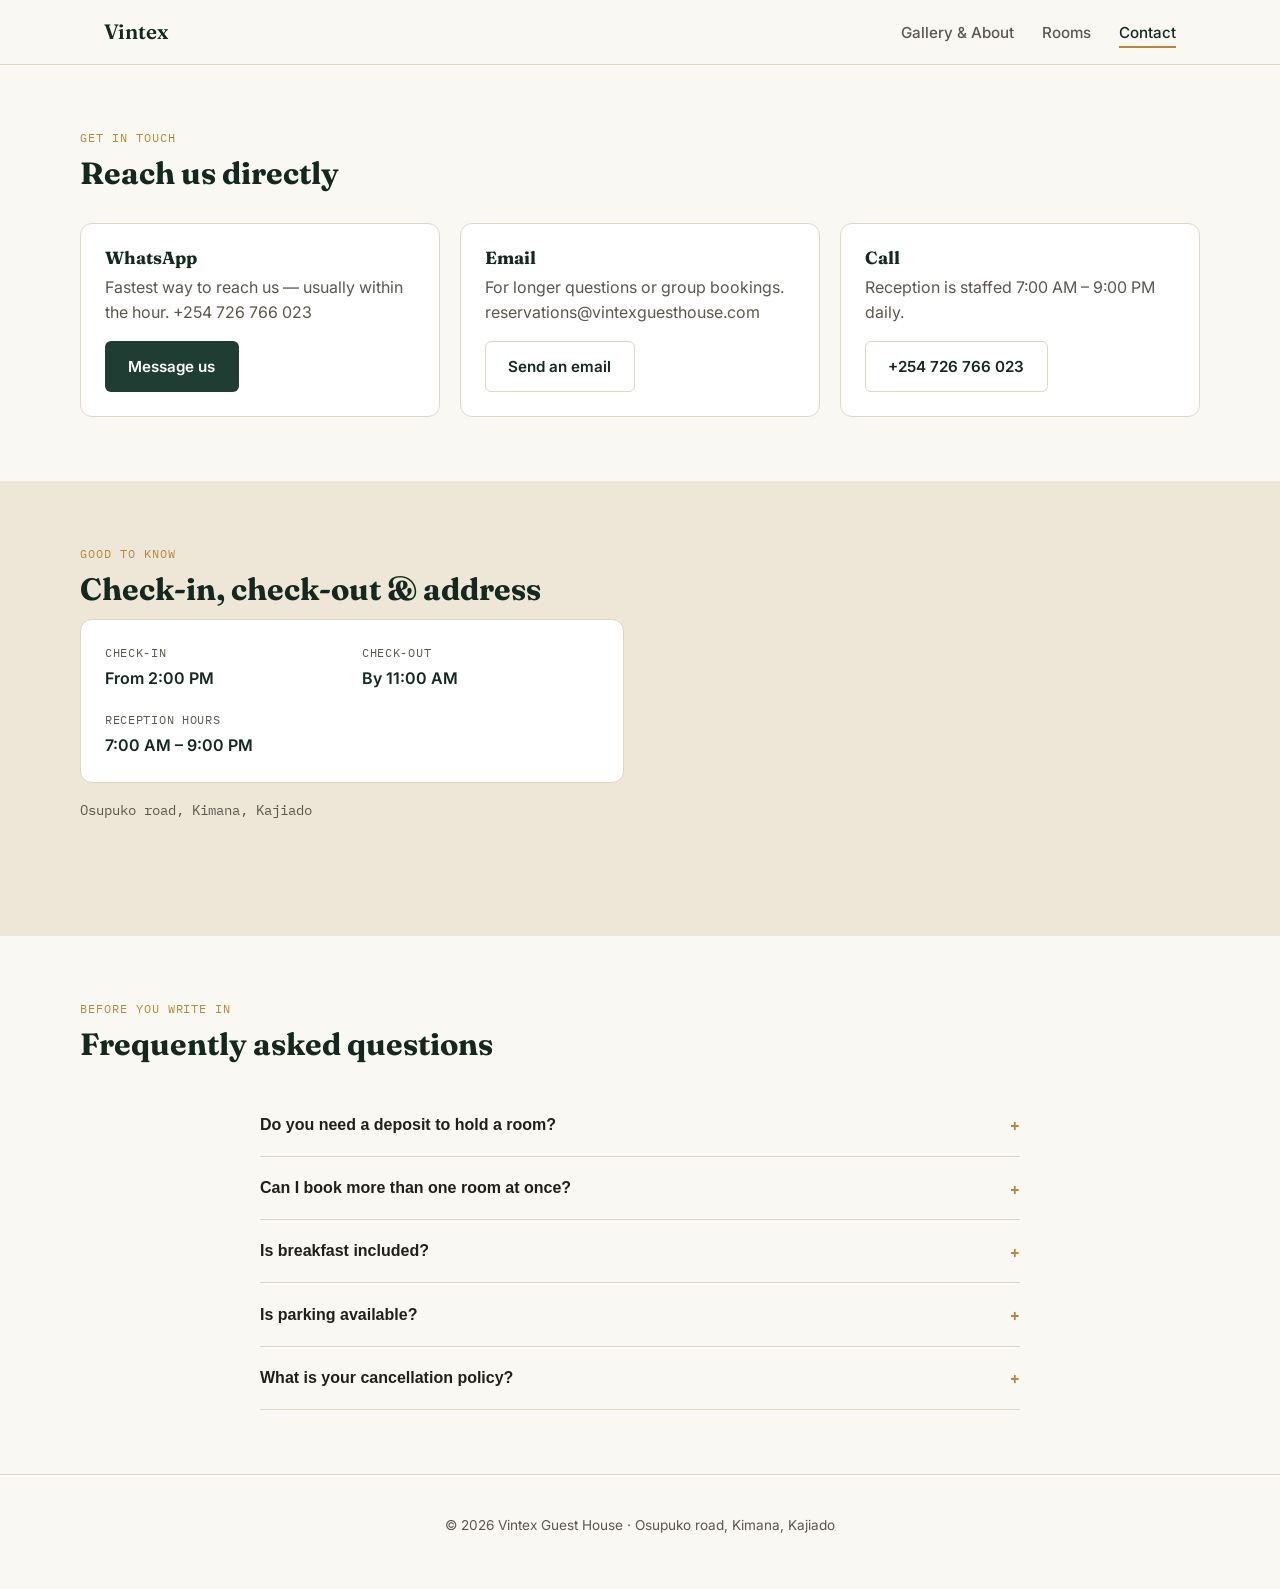
<file: contact.html>
<!doctype html>
<html lang="en">
  <head>
    <meta charset="UTF-8" />
    <meta name="viewport" content="width=device-width, initial-scale=1.0" />

    <title>Contact — Vintex Guest House</title>

    <meta
      name="description"
      content="Reach Vintex Guest House by WhatsApp, email, or phone. View our location in Kimana, Kajiado, check-in and check-out times, and get answers to your booking questions." />
    <link rel="preconnect" href="https://fonts.googleapis.com" />
    <link rel="preconnect" href="https://fonts.gstatic.com" crossorigin />
    <link
      href="https://fonts.googleapis.com/css2?family=Fraunces:opsz,wght@9..144,500;9..144,600&family=Inter:wght@400;500;600;700&family=IBM+Plex+Mono:wght@400;600;700&display=swap"
      rel="stylesheet" />
    <link rel="stylesheet" href="css/styles.css" />
    <link rel="stylesheet" href="css/print.css" />
  </head>
  <body>
    <div id="nav-root"></div>

    <main>
      <div id="contact-channels-root"></div>
      <div id="contact-times-root"></div>
      <div id="faq-root"></div>
    </main>

    <footer class="site-footer">
      <p>© 2026 Vintex Guest House · Osupuko road, Kimana, Kajiado</p>
    </footer>

    <script type="module" src="js/main-contact.js"></script>
  </body>
</html>
</file>
<file: css/styles.css>
/* ==========================================================================
   Oakview Guest House — design tokens
   Palette: deep forest (primary), brass (accent), warm paper (bg),
   charcoal (ink). Clay red is reserved for alerts only — not a brand accent.
   Type: Fraunces (display, used sparingly) + Inter (body/UI) +
   IBM Plex Mono (utility — prices, dates, the receipt itself).
   ========================================================================== */

:root {
  --color-bg: #faf8f3;
  --color-bg-alt: #eee7d8;
  --color-surface: #ffffff;
  --color-ink: #211f1a;
  --color-ink-soft: #5b574d;
  --color-primary: #1f3d33;
  --color-primary-strong: #14281f;
  --color-accent: #b8863b;
  --color-accent-soft: #e8d5ae;
  --color-alert: #a8402a;
  --color-alert-bg: #fbeae6;
  --color-warn: #8a6416;
  --color-warn-bg: #faf1de;
  --color-border: #ded6c2;

  --font-display: "Fraunces", "Iowan Old Style", Georgia, serif;
  --font-body: "Inter", -apple-system, BlinkMacSystemFont, "Segoe UI", sans-serif;
  --font-mono: "IBM Plex Mono", ui-monospace, "SFMono-Regular", Menlo, monospace;

  --radius-sm: 6px;
  --radius-md: 12px;
  --radius-lg: 20px;

  --shadow-card: 0 1px 2px rgba(33, 31, 26, 0.06), 0 8px 24px rgba(33, 31, 26, 0.08);
  --shadow-modal: 0 20px 60px rgba(20, 40, 31, 0.35);

  --max-width: 1120px;
}

* {
  box-sizing: border-box;
}

html {
  scroll-behavior: smooth;
}

@media (prefers-reduced-motion: reduce) {
  html {
    scroll-behavior: auto;
  }
  *,
  *::before,
  *::after {
    animation-duration: 0.01ms !important;
    animation-iteration-count: 1 !important;
    transition-duration: 0.01ms !important;
  }
}

body {
  margin: 0;
  background: var(--color-bg);
  color: var(--color-ink);
  font-family: var(--font-body);
  font-size: 16px;
  line-height: 1.55;
  -webkit-font-smoothing: antialiased;
}

body.modal-open {
  overflow: hidden;
}

h1,
h2,
h3 {
  font-family: var(--font-display);
  color: var(--color-primary-strong);
  margin: 0 0 0.4em;
  line-height: 1.15;
}

p {
  margin: 0 0 1em;
  color: var(--color-ink-soft);
}

a {
  color: var(--color-primary);
}

img {
  max-width: 100%;
  display: block;
}

:focus-visible {
  outline: 3px solid var(--color-accent);
  outline-offset: 2px;
}

.section {
  padding: 4rem 1.5rem;
}

.section--alt {
  background: var(--color-bg-alt);
}

.section__header {
  max-width: var(--max-width);
  margin: 0 auto 2rem;
}

.section__eyebrow {
  display: block;
  font-family: var(--font-mono);
  font-size: 0.75rem;
  letter-spacing: 0.08em;
  text-transform: uppercase;
  color: var(--color-accent);
  margin-bottom: 0.5rem;
}

.section__title {
  font-size: clamp(1.6rem, 2.4vw, 2.2rem);
}

/* ==========================================================================
   Buttons
   ========================================================================== */

.button {
  display: inline-flex;
  align-items: center;
  justify-content: center;
  gap: 0.5rem;
  font-family: var(--font-body);
  font-weight: 600;
  font-size: 0.95rem;
  padding: 0.8rem 1.4rem;
  border-radius: var(--radius-sm);
  border: 1px solid transparent;
  cursor: pointer;
  text-decoration: none;
  transition:
    transform 0.12s ease,
    background 0.12s ease,
    border-color 0.12s ease;
}

.button:active {
  transform: translateY(1px);
}

.button--primary {
  background: var(--color-primary);
  color: #fff;
}

.button--primary:hover {
  background: var(--color-primary-strong);
}

.button--primary:disabled {
  background: #9aa79f;
  cursor: not-allowed;
}

.button--ghost {
  background: transparent;
  border-color: var(--color-border);
  color: var(--color-primary-strong);
}

.button--ghost:hover {
  border-color: var(--color-primary);
}

.button--full {
  width: 100%;
}

/* ==========================================================================
   Nav
   ========================================================================== */

.nav {
  position: sticky;
  top: 0;
  z-index: 40;
  background: rgba(250, 248, 243, 0.92);
  backdrop-filter: blur(6px);
  border-bottom: 1px solid var(--color-border);
}

.nav__inner {
  max-width: var(--max-width);
  margin: 0 auto;
  padding: 1rem 1.5rem;
  display: flex;
  align-items: center;
  justify-content: space-between;
  gap: 1rem;
}

.nav__brand {
  font-family: var(--font-display);
  font-size: 1.3rem;
  font-weight: 600;
  color: var(--color-primary-strong);
  text-decoration: none;
}

.nav__list {
  list-style: none;
  display: flex;
  gap: 1.75rem;
  margin: 0;
  padding: 0;
}

.nav__link {
  text-decoration: none;
  color: var(--color-ink-soft);
  font-weight: 500;
  font-size: 0.95rem;
  padding-bottom: 4px;
  border-bottom: 2px solid transparent;
}

.nav__link:hover,
.nav__link.is-active {
  color: var(--color-primary-strong);
  border-bottom-color: var(--color-accent);
}

.nav__toggle {
  display: none;
  flex-direction: column;
  gap: 4px;
  background: none;
  border: none;
  padding: 8px;
  cursor: pointer;
}

.nav__toggle-bar {
  width: 22px;
  height: 2px;
  background: var(--color-ink);
}

@media (max-width: 720px) {
  .nav__toggle {
    display: flex;
  }
  .nav__list {
    position: absolute;
    top: 100%;
    left: 0;
    right: 0;
    background: var(--color-surface);
    flex-direction: column;
    gap: 0;
    padding: 0.5rem 1.5rem;
    border-bottom: 1px solid var(--color-border);
    display: none;
  }
  .nav__list.is-open {
    display: flex;
  }
  .nav__list li {
    border-top: 1px solid var(--color-border);
  }
  .nav__list li:first-child {
    border-top: none;
  }
  .nav__link {
    display: block;
    padding: 0.85rem 0;
    border-bottom: none;
  }
}

/* ==========================================================================
   Hero (home)
   ========================================================================== */

.hero {
  padding: 5rem 1.5rem 3rem;
  background: linear-gradient(180deg, var(--color-bg-alt), var(--color-bg) 70%);
}

.hero__inner {
  max-width: 720px;
  margin: 0 auto;
  text-align: left;
}

.hero__eyebrow {
  font-family: var(--font-mono);
  font-size: 0.8rem;
  letter-spacing: 0.08em;
  text-transform: uppercase;
  color: var(--color-accent);
  margin-bottom: 0.75rem;
}

.hero__title {
  font-size: clamp(2rem, 5vw, 3.1rem);
  font-weight: 600;
  max-width: 14ch;
}

.hero__lede {
  font-size: 1.1rem;
  max-width: 52ch;
}

.hero__actions {
  display: flex;
  flex-wrap: wrap;
  gap: 0.85rem;
  margin-top: 1.5rem;
}

/* ==========================================================================
   Gallery
   ========================================================================== */

.gallery__grid {
  max-width: var(--max-width);
  margin: 0 auto;
  display: grid;
  /* Same 2-column layout at every breakpoint — no auto-fit column
     recalculation and no span modifiers, so the grid can't get out of
     sync with itself between desktop and mobile. */
  grid-template-columns: repeat(2, 1fr);
  gap: 1rem;
}

.gallery__item {
  margin: 0;
  overflow: hidden;
  border-radius: var(--radius-md);
  /* Row height comes entirely from this aspect ratio — no fixed
     grid-auto-rows/grid-row-span fighting it, so there's no leftover
     gap below each image. */
  aspect-ratio: 4 / 3;
  cursor: pointer;
}

.gallery__item img {
  width: 100%;
  height: 100%;
  object-fit: cover;
  transition: transform 0.3s ease;
}

.gallery__item img:hover {
  transform: scale(1.05);
}

@media (max-width: 720px) {
  .gallery__grid {
    gap: 0.6rem;
  }
}

/* ==========================================================================
   Lightbox
   ========================================================================== */

.lightbox-overlay {
  position: fixed;
  inset: 0;
  z-index: 200;
  display: flex;
  align-items: center;
  justify-content: center;
  gap: 1.25rem;
  padding: 2rem;
  background: rgba(20, 25, 22, 0.92);
  opacity: 0;
  transition: opacity 0.2s ease;
}

.lightbox-overlay--visible {
  opacity: 1;
}

.lightbox {
  position: relative;
  display: flex;
  flex-direction: column;
  width: 100%;
  max-width: min(90vw, 1000px);
  max-height: 90vh;
}

.lightbox__figure {
  flex: 1;
  min-height: 0;
  display: flex;
  align-items: center;
  justify-content: center;
  overflow: hidden;
  border-radius: var(--radius-md);
  background: var(--color-ink);
}

.lightbox__image {
  width: 100%;
  height: 100%;
  max-height: 78vh;
  object-fit: cover;
  border-radius: var(--radius-md);
}

.lightbox__footer {
  display: flex;
  align-items: baseline;
  justify-content: space-between;
  gap: 1rem;
  padding: 0.85rem 0.25rem 0;
}

.lightbox__caption {
  margin: 0;
  color: var(--color-bg);
  font-size: 0.95rem;
}

.lightbox__counter {
  flex-shrink: 0;
  font-family: var(--font-mono);
  font-size: 0.8rem;
  color: var(--color-accent-soft);
  white-space: nowrap;
}

.lightbox__close {
  position: fixed;
  top: 1.5rem;
  right: 1.5rem;
  z-index: 210;
  background: none;
  border: none;
  font-size: 2rem;
  line-height: 1;
  color: var(--color-bg);
  cursor: pointer;
  padding: 0.25rem 0.5rem;
}

.lightbox__nav {
  flex-shrink: 0;
  display: flex;
  align-items: center;
  justify-content: center;
  width: 3rem;
  height: 3rem;
  border-radius: 50%;
  border: none;
  background: rgba(255, 255, 255, 0.1);
  color: var(--color-bg);
  font-size: 2.25rem;
  line-height: 1;
  cursor: pointer;
  transition: background 0.2s ease;
}

.lightbox__nav:hover {
  background: rgba(255, 255, 255, 0.2);
}

@media (max-width: 640px) {
  .lightbox-overlay {
    padding: 1rem;
    gap: 0.75rem;
  }

  .lightbox__nav {
    width: 2.5rem;
    height: 2.5rem;
    font-size: 1.75rem;
  }

  .lightbox__close {
    top: 1rem;
    right: 1rem;
  }
}

/* ==========================================================================
   About
   ========================================================================== */

.about {
  max-width: var(--max-width);
  margin: 0 auto;
  display: grid;
  grid-template-columns: 1.4fr 1fr;
  gap: 3rem;
  align-items: start;
}

.about__text p {
  max-width: 58ch;
}

.about__facts {
  display: grid;
  grid-template-columns: 1fr 1fr;
  gap: 1.25rem;
  margin: 0;
  background: var(--color-surface);
  border: 1px solid var(--color-border);
  border-radius: var(--radius-md);
  padding: 1.5rem;
}

.about__fact dt {
  font-family: var(--font-mono);
  font-size: 0.72rem;
  letter-spacing: 0.06em;
  text-transform: uppercase;
  color: var(--color-ink-soft);
  margin-bottom: 0.25rem;
}

.about__fact dd {
  margin: 0;
  font-weight: 600;
  color: var(--color-primary-strong);
}

@media (max-width: 860px) {
  .about {
    grid-template-columns: 1fr;
  }
}

/* ==========================================================================
   Rooms grid + category card
   ========================================================================== */

.rooms-intro {
  max-width: var(--max-width);
  margin: 0 auto;
  padding: 3rem 1.5rem 1rem;
}

.rooms-intro h1 {
  font-size: clamp(1.8rem, 3vw, 2.4rem);
}

.rooms-intro p {
  max-width: 60ch;
}

.rooms-grid {
  max-width: var(--max-width);
  margin: 0 auto;
  padding: 1rem 1.5rem 4rem;
  display: grid;
  grid-template-columns: repeat(auto-fill, minmax(280px, 1fr));
  gap: 1.5rem;
}

.rooms-grid__status {
  grid-column: 1 / -1;
  text-align: center;
  padding: 2rem 0;
}

.category-card {
  background: var(--color-surface);
  border: 1px solid var(--color-border);
  border-radius: var(--radius-md);
  overflow: hidden;
  box-shadow: var(--shadow-card);
  display: flex;
  flex-direction: column;
}

.category-card__media {
  aspect-ratio: 3 / 2;
  background: var(--color-bg-alt);
}

.category-card__media img {
  width: 100%;
  height: 100%;
  object-fit: cover;
}

.category-card__body {
  padding: 1.25rem;
  display: flex;
  flex-direction: column;
  gap: 0.5rem;
  flex: 1;
}

.category-card__heading {
  display: flex;
  justify-content: space-between;
  align-items: baseline;
  gap: 0.75rem;
}

.category-card__name {
  font-size: 1.15rem;
  margin: 0;
}

.category-card__price {
  font-family: var(--font-mono);
  white-space: nowrap;
  color: var(--color-primary-strong);
}

.category-card__price-from {
  color: var(--color-ink-soft);
  font-size: 0.8rem;
}

.category-card__price-amount {
  font-weight: 600;
}

.category-card__price-unit {
  color: var(--color-ink-soft);
  font-size: 0.8rem;
}

.currency-select {
  font-family: var(--font-body);
  font-size: 0.85rem;
  padding: 0.4rem 0.6rem;
  border: 1px solid var(--color-border);
  border-radius: var(--radius-sm);
  background: var(--color-bg);
  color: var(--color-ink);
  margin-bottom: 1rem;
}

.category-card__description {
  font-size: 0.92rem;
  flex: 1;
}

.category-card__meta {
  font-family: var(--font-mono);
  font-size: 0.78rem;
  color: var(--color-ink-soft);
  margin-bottom: 0.75rem;
}

.category-card__cta {
  margin-top: auto;
}

/* ==========================================================================
   Modal + reservation form
   ========================================================================== */

.modal-overlay {
  position: fixed;
  inset: 0;
  background: rgba(20, 25, 22, 0.55);
  display: flex;
  align-items: flex-end;
  justify-content: center;
  z-index: 100;
  padding: 0;
}

@media (min-width: 640px) {
  .modal-overlay {
    align-items: center;
    padding: 2rem;
  }
}

.modal {
  background: var(--color-surface);
  width: 100%;
  max-width: 560px;
  max-height: 92vh;
  border-radius: var(--radius-lg) var(--radius-lg) 0 0;
  box-shadow: var(--shadow-modal);
  display: flex;
  flex-direction: column;
  overflow: hidden;
}

@media (min-width: 640px) {
  .modal {
    border-radius: var(--radius-lg);
  }
}

.modal__header {
  display: flex;
  align-items: center;
  justify-content: space-between;
  padding: 1.25rem 1.5rem;
  border-bottom: 1px solid var(--color-border);
}

.modal__title {
  margin: 0;
  font-size: 1.3rem;
}

.modal__close {
  background: none;
  border: none;
  font-size: 1.6rem;
  line-height: 1;
  cursor: pointer;
  color: var(--color-ink-soft);
  padding: 0.25rem 0.5rem;
}

.modal__scroll {
  overflow-y: auto;
  padding: 1.25rem 1.5rem;
  flex: 1;
}

.modal__footer {
  padding: 1rem 1.5rem 1.5rem;
  border-top: 1px solid var(--color-border);
}

.form-section {
  padding: 1rem 0;
  border-bottom: 1px solid var(--color-border);
}

.form-section:last-of-type {
  border-bottom: none;
}

.form-row--split {
  display: grid;
  grid-template-columns: 1fr 1fr;
  gap: 1rem;
}

.form-field {
  display: flex;
  flex-direction: column;
  gap: 0.4rem;
  margin-bottom: 0.75rem;
  font-size: 0.9rem;
}

.form-field__label {
  font-weight: 600;
  color: var(--color-ink);
}

.form-field__hint {
  font-size: 0.78rem;
  color: var(--color-ink-soft);
}

input,
textarea {
  font-family: var(--font-body);
  font-size: 0.95rem;
  padding: 0.65rem 0.75rem;
  border: 1px solid var(--color-border);
  border-radius: var(--radius-sm);
  background: var(--color-bg);
  color: var(--color-ink);
}

textarea {
  resize: vertical;
  min-height: 3rem;
}

.form-hint {
  font-family: var(--font-mono);
  font-size: 0.8rem;
  color: var(--color-ink-soft);
  margin: 0.25rem 0 0;
}

.form-hint--warn {
  color: var(--color-warn);
}

.form-hint--error {
  color: var(--color-alert);
}

.form-error {
  color: var(--color-alert);
  font-size: 0.82rem;
  margin: 0.25rem 0 0;
}

.form-alert {
  background: var(--color-alert-bg);
  border: 1px solid var(--color-alert);
  border-radius: var(--radius-sm);
  padding: 0.85rem 1rem;
  margin-top: 1rem;
}

.form-alert p {
  color: var(--color-alert);
  margin: 0;
  font-size: 0.9rem;
}

.stepper {
  display: inline-flex;
  align-items: center;
  gap: 0.75rem;
  border: 1px solid var(--color-border);
  border-radius: var(--radius-sm);
  padding: 0.35rem 0.6rem;
  width: fit-content;
}

.stepper__btn {
  width: 28px;
  height: 28px;
  border-radius: 50%;
  border: 1px solid var(--color-border);
  background: var(--color-bg);
  font-size: 1.1rem;
  line-height: 1;
  cursor: pointer;
}

.stepper__btn:disabled {
  opacity: 0.4;
  cursor: not-allowed;
}

.stepper__value {
  font-family: var(--font-mono);
  min-width: 1.4ch;
  text-align: center;
}

.form-summary {
  background: var(--color-bg-alt);
  border-radius: var(--radius-sm);
  padding: 1rem;
}

.form-summary__row {
  display: flex;
  justify-content: space-between;
  font-family: var(--font-mono);
  font-weight: 600;
  color: var(--color-primary-strong);
}

.form-summary__note {
  font-size: 0.78rem;
  margin: 0.35rem 0 0;
  color: var(--color-ink-soft);
}

.modal__success-lede {
  font-size: 0.95rem;
}

/* .reservation-form had no rules — it broke the flex layout .modal
   expects from its direct children, so overflow got clipped by
   .modal's `overflow:hidden` instead of scrolling, hiding the footer
   button below the fold on mobile. */
.reservation-form {
  display: flex;
  flex-direction: column;
  flex: 1;
  min-height: 0;
}

.line-item-list {
  display: flex;
  flex-direction: column;
  gap: 0.75rem;
  margin-top: 0.5rem;
}

.line-item-row {
  border: 1px solid var(--color-border);
  border-radius: var(--radius-sm);
  padding: 0.75rem;
}

.line-item-row__main {
  display: flex;
  align-items: center;
  justify-content: space-between;
  gap: 0.75rem;
  flex-wrap: wrap;
}

.line-item-row__info {
  display: flex;
  flex-direction: column;
  gap: 0.15rem;
  min-width: 0;
  flex: 1 1 140px;
}

.line-item-row__name {
  font-weight: 600;
}

.line-item-row__price {
  font-family: var(--font-mono);
  font-size: 0.82rem;
  color: var(--color-ink-soft);
}

.line-item-row__remove {
  background: none;
  border: none;
  color: var(--color-alert);
  font-size: 0.82rem;
  cursor: pointer;
  padding: 0.25rem;
}

.form-row {
  display: flex;
  gap: 1rem;
}
.form-row--add-category {
  margin-top: 0.75rem;
}

.form-select {
  width: 100%;
  font-family: var(--font-body);
  font-size: 0.9rem;
  padding: 0.65rem 0.75rem;
  border: 1px solid var(--color-border);
  border-radius: var(--radius-sm);
  background: var(--color-bg);
  color: var(--color-ink);
}

.form-review {
  display: flex;
  flex-direction: column;
  gap: 0.4rem;
}
.line-item-review {
  margin: 0;
  padding-left: 1.1rem;
  font-size: 0.9rem;
}

.button--link {
  background: none;
  border: none;
  color: var(--color-primary);
  font-size: 0.85rem;
  text-align: left;
  padding: 0.25rem 0;
  cursor: pointer;
  width: fit-content;
}

.payment-choice {
  display: flex;
  flex-direction: column;
  gap: 0.5rem;
  margin-top: 0.4rem;
}

.payment-choice__option {
  display: flex;
  align-items: center;
  gap: 0.5rem;
  font-size: 0.9rem;
}

/* Mobile: stack the split rows instead of squeezing two fields into
   half-width each (Check-in/Check-out, Phone/Email). */
@media (max-width: 480px) {
  .form-row--split {
    grid-template-columns: 1fr;
  }
  .line-item-row__main {
    flex-direction: column;
    align-items: stretch;
  }
  .line-item-row__remove {
    align-self: flex-end;
  }
}

/* ==========================================================================
   Receipt — the signature element. Styled like a paper ticket stub:
   mono digits, dashed perforation, printable on its own (see print.css).
   ========================================================================== */

.receipt-card {
  margin-bottom: 1.25rem;
}

.receipt {
  font-family: var(--font-mono);
  background: var(--color-bg);
  border: 1px dashed var(--color-border);
  border-radius: var(--radius-sm);
  padding: 1.25rem;
  font-size: 0.85rem;
  color: var(--color-ink);
}

.receipt__header {
  display: flex;
  justify-content: space-between;
  align-items: baseline;
  margin-bottom: 0.5rem;
}

.receipt__eyebrow {
  font-weight: 700;
  letter-spacing: 0.03em;
}

.receipt__ref {
  color: var(--color-accent);
  font-weight: 700;
}

.receipt__status {
  display: inline-block;
  font-size: 0.72rem;
  letter-spacing: 0.05em;
  text-transform: uppercase;
  padding: 0.2rem 0.6rem;
  border-radius: 999px;
  margin-bottom: 0.85rem;
}

.receipt__status--pending {
  background: var(--color-warn-bg);
  color: var(--color-warn);
}

.receipt__row {
  display: flex;
  justify-content: space-between;
  padding: 0.2rem 0;
}

.receipt__row--main {
  font-weight: 600;
}

.receipt__row--total {
  font-weight: 700;
  color: var(--color-primary-strong);
  font-size: 0.95rem;
}

.receipt__divider {
  border-top: 1px dashed var(--color-border);
  margin: 0.6rem 0;
}

.receipt__details {
  display: grid;
  grid-template-columns: auto 1fr;
  column-gap: 1rem;
  row-gap: 0.3rem;
  margin: 0;
}

.receipt__details dt {
  color: var(--color-ink-soft);
}

.receipt__details dd {
  margin: 0;
  text-align: right;
}

.receipt__footnote {
  margin: 0.85rem 0 0;
  font-family: var(--font-body);
  font-size: 0.78rem;
  color: var(--color-ink-soft);
}

.receipt-actions {
  display: flex;
  flex-wrap: wrap;
  gap: 0.75rem;
}

/* ==========================================================================
   Contact page
   ========================================================================== */

.contact-grid {
  max-width: var(--max-width);
  margin: 0 auto;
  display: grid;
  grid-template-columns: repeat(3, 1fr);
  gap: 1.25rem;
}

.contact-card {
  background: var(--color-surface);
  border: 1px solid var(--color-border);
  border-radius: var(--radius-md);
  padding: 1.5rem;
}

.contact-card h3 {
  font-size: 1.1rem;
}

@media (max-width: 780px) {
  .contact-grid {
    grid-template-columns: 1fr;
  }
}

.contact-times {
  max-width: var(--max-width);
  margin: 0 auto;
  display: grid;
  grid-template-columns: 1fr 1fr;
  gap: 2rem;
  align-items: start;
}

.contact-times__address {
  font-family: var(--font-mono);
  font-size: 0.9rem;
  margin-top: 1rem;
}

.contact-times__map iframe {
  width: 100%;
  height: 320px;
  border: 0;
  border-radius: var(--radius-md);
}

@media (max-width: 780px) {
  .contact-times {
    grid-template-columns: 1fr;
  }
}

/* ==========================================================================
   FAQ accordion
   ========================================================================== */

.faq {
  max-width: 760px;
  margin: 0 auto;
}

.faq__item {
  border-bottom: 1px solid var(--color-border);
}

.faq__question {
  width: 100%;
  display: flex;
  justify-content: space-between;
  align-items: center;
  gap: 1rem;
  background: none;
  border: none;
  text-align: left;
  padding: 1.1rem 0;
  font-size: 1rem;
  font-weight: 600;
  color: var(--color-ink);
  cursor: pointer;
}

.faq__icon {
  font-family: var(--font-mono);
  color: var(--color-accent);
  transition: transform 0.15s ease;
}

.faq__item.is-open .faq__icon {
  transform: rotate(45deg);
}

.faq__panel {
  padding: 0 0 1.1rem;
}

.faq__panel p {
  margin: 0;
}

/* ==========================================================================
   Footer
   ========================================================================== */

.site-footer {
  padding: 2.5rem 1.5rem;
  text-align: center;
  font-size: 0.85rem;
  color: var(--color-ink-soft);
  border-top: 1px solid var(--color-border);
}

/* ==========================================================================
   #print-root is off-screen until window.print() is triggered from
   ReceiptChannelPicker.js — see print.css for the actual print rules.
   ========================================================================== */

#print-root {
  position: absolute;
  left: -9999px;
  top: 0;
}
</file>
<file: css/print.css>
/* ==========================================================================
   print.css
   Used only when a guest chooses "Download / print" on the receipt
   picker. This is NOT the 80mm thermal-printer stylesheet used at the
   front desk (Receipt.js in the PMS) — that's built for a physical
   receipt printer. This one assumes a normal A4/letter page, because a
   guest is saving it as a PDF from their phone or laptop.
   ========================================================================== */

@media print {
  @page {
    size: A4;
    margin: 20mm;
  }

  body * {
    visibility: hidden;
  }

  #print-root,
  #print-root * {
    visibility: visible;
  }

  #print-root {
    position: static;
    left: auto;
    display: block;
    max-width: 100%;
  }

  #print-root .receipt {
    font-family: 'IBM Plex Mono', ui-monospace, Menlo, monospace;
    font-size: 12pt;
    color: #000;
    border: 1px solid #000;
    border-style: dashed;
    padding: 16mm;
    max-width: 160mm;
    margin: 0 auto;
  }

  #print-root .receipt__status {
    border: 1px solid #000;
    background: none !important;
    color: #000 !important;
  }

  #print-root .receipt__footnote {
    font-family: Arial, sans-serif;
    font-size: 9pt;
  }
}
</file>
